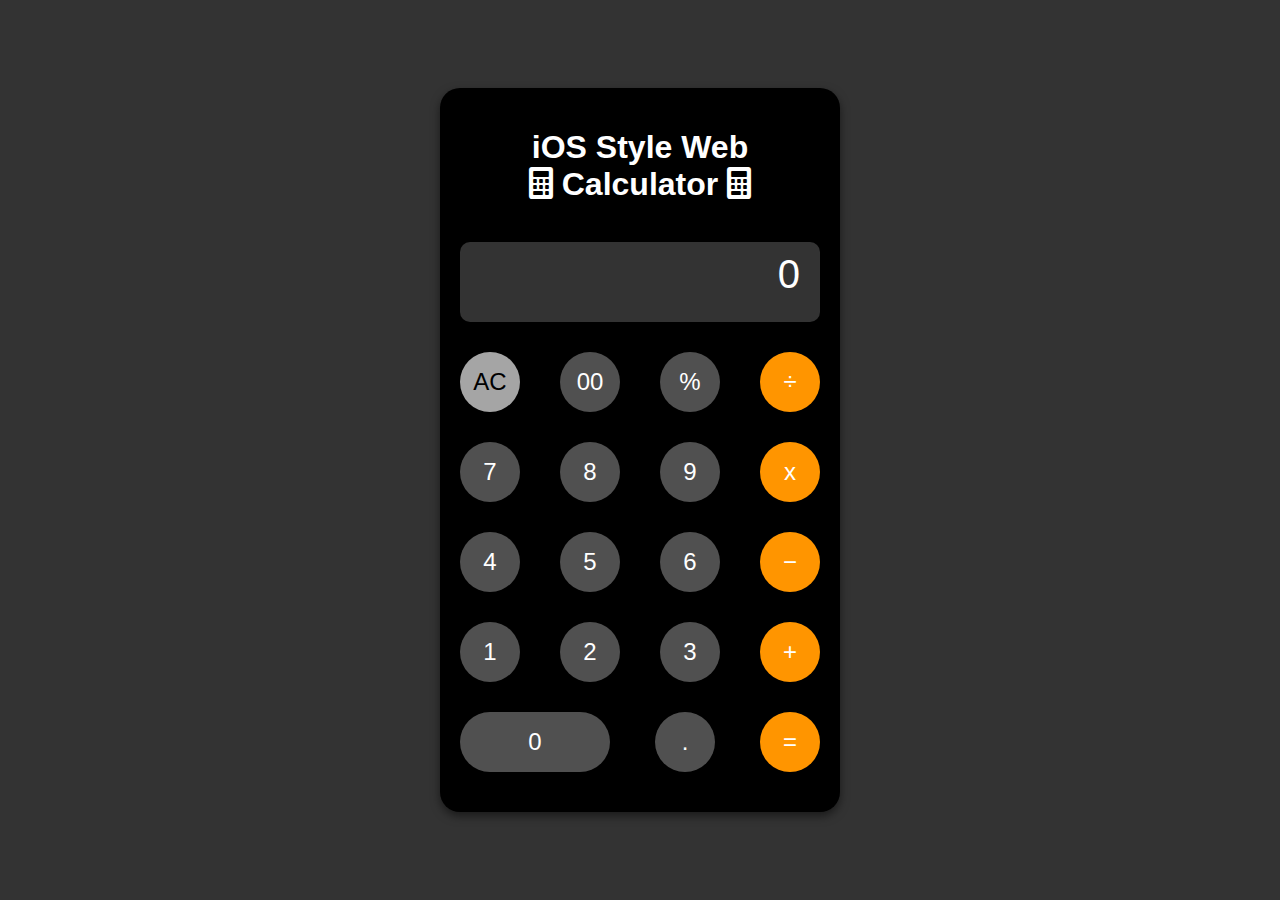
<file: index.html>
<!DOCTYPE html>
<html lang="en">
  <head>
    <meta charset="UTF-8" />
    <meta name="viewport" content="width=device-width, initial-scale=1.0" />
    <title>iCalc</title>
    <link rel="manifest" href="manifest.json" />
    <link rel="icon" href="apple.png" />
    <meta name="apple-mobile-web-app-capable" content="yes" />
    <meta name="apple-mobile-web-app-status-bar-style" content="black" />
    <meta name="apple-mobile-web-app-title" content="iCalc" />
    <link rel="apple-touch-icon" href="apple.png" />

    <link rel="stylesheet" href="style.css" />
    <link
      rel="stylesheet"
      href="https://cdnjs.cloudflare.com/ajax/libs/font-awesome/6.0.0-beta3/css/all.min.css"
    />
  </head>
  <body>
    <div class="calculator">
      <h1 style="text-align: center">
        iOS Style Web<br />
        <i class="fas fa-calculator calculator-icon"></i>
        Calculator <i class="fas fa-calculator calculator-icon"></i>
      </h1>
      <br />

      <div class="display" id="display">0</div>
      <div class="button-row">
        <button class="clear" onclick="clearDisplay()">AC</button>
        <button class="dark-button" onclick="add('00')">00</button>
        <button class="dark-button" onclick="add('%')">%</button>
        <button class="operation" onclick="add('/')">÷</button>
      </div>
      <div class="button-row">
        <button onclick="add('7')">7</button>
        <button onclick="add('8')">8</button>
        <button onclick="add('9')">9</button>
        <button class="operation" onclick="add('*')">x</button>
      </div>
      <div class="button-row">
        <button onclick="add('4')">4</button>
        <button onclick="add('5')">5</button>
        <button onclick="add('6')">6</button>
        <button class="operation" onclick="add('-')">−</button>
      </div>
      <div class="button-row">
        <button onclick="add('1')">1</button>
        <button onclick="add('2')">2</button>
        <button onclick="add('3')">3</button>
        <button class="operation" onclick="add('+')">+</button>
      </div>
      <div class="button-row">
        <button class="large" onclick="add('0')">0</button>
        <button onclick="add('.')">.</button>
        <button class="equal operator" onclick="calculate()">=</button>
      </div>
    </div>
    <script src="script.js"></script>
    <script>
      if ("serviceWorker" in navigator) {
        window.addEventListener("load", () => {
          navigator.serviceWorker
            .register("./service-worker.js")
            .then((registration) => {
              console.log(
                "Service Worker registered with scope:",
                registration.scope
              );
            })
            .catch((error) => {
              console.error("Service Worker registration failed:", error);
            });
        });
      }
    </script>
  </body>
</html>
</file>
<file: style.css>
h1{
    color: white;
}
body {
    display: flex;
    justify-content: center;
    align-items: center;
    height: 100vh;
    margin: 0;
    font-family: -apple-system, BlinkMacSystemFont, "Segoe UI", Roboto, "Helvetica Neue", Arial, sans-serif;
    background-color: #333;
}
.calculator {
    width: 360px;
    padding-top: 40px;
    padding-bottom: 40px;
    padding: 20px;
    border-radius: 20px;
    background-color: #000;
    box-shadow: 0px 4px 10px rgba(0, 0, 0, 0.5);
}
.display {
    width: 100%;
    height: 80px;
    background-color: #333;
    color: white;
    text-align: right;
    padding: 10px;
    padding-right: 20px;;
    border-radius: 10px;
    font-size: 2.5em;
    box-sizing: border-box;
    margin-bottom: 20px;
    overflow-x: hidden;
    overflow-y: hidden;
}
.button-row {
    display: flex;
    justify-content: space-between;
    margin-bottom: 10px;
    padding-top: 10px;
    padding-bottom: 10px;
}
button {
    width: 60px;
    height: 60px;
    border-radius: 50%;
    border: none;
    font-size: 1.5em;
    color: white;
    background-color: #505050;
    cursor: pointer;
    transition: background-color 0.2s;
}
button:active {
    background-color: #787878;
}
.button-row button.large {
    width: 150px;
    border-radius: 30px;
}
.operation {
    background-color: #ff9500;
    color: white;
}
.operation:active {
    background-color: #d77800;
}
.equal {
    background-color: #ff9500;
}
.clear {
    background-color: #a5a5a5;
    color: black;
}
.clear:active {
    background-color: #8c8c8c;
}
.dark-button {
    background-color: #505050;
    color: white;
}
.dark-button:active {
    background-color: #787878;
}
</file>
